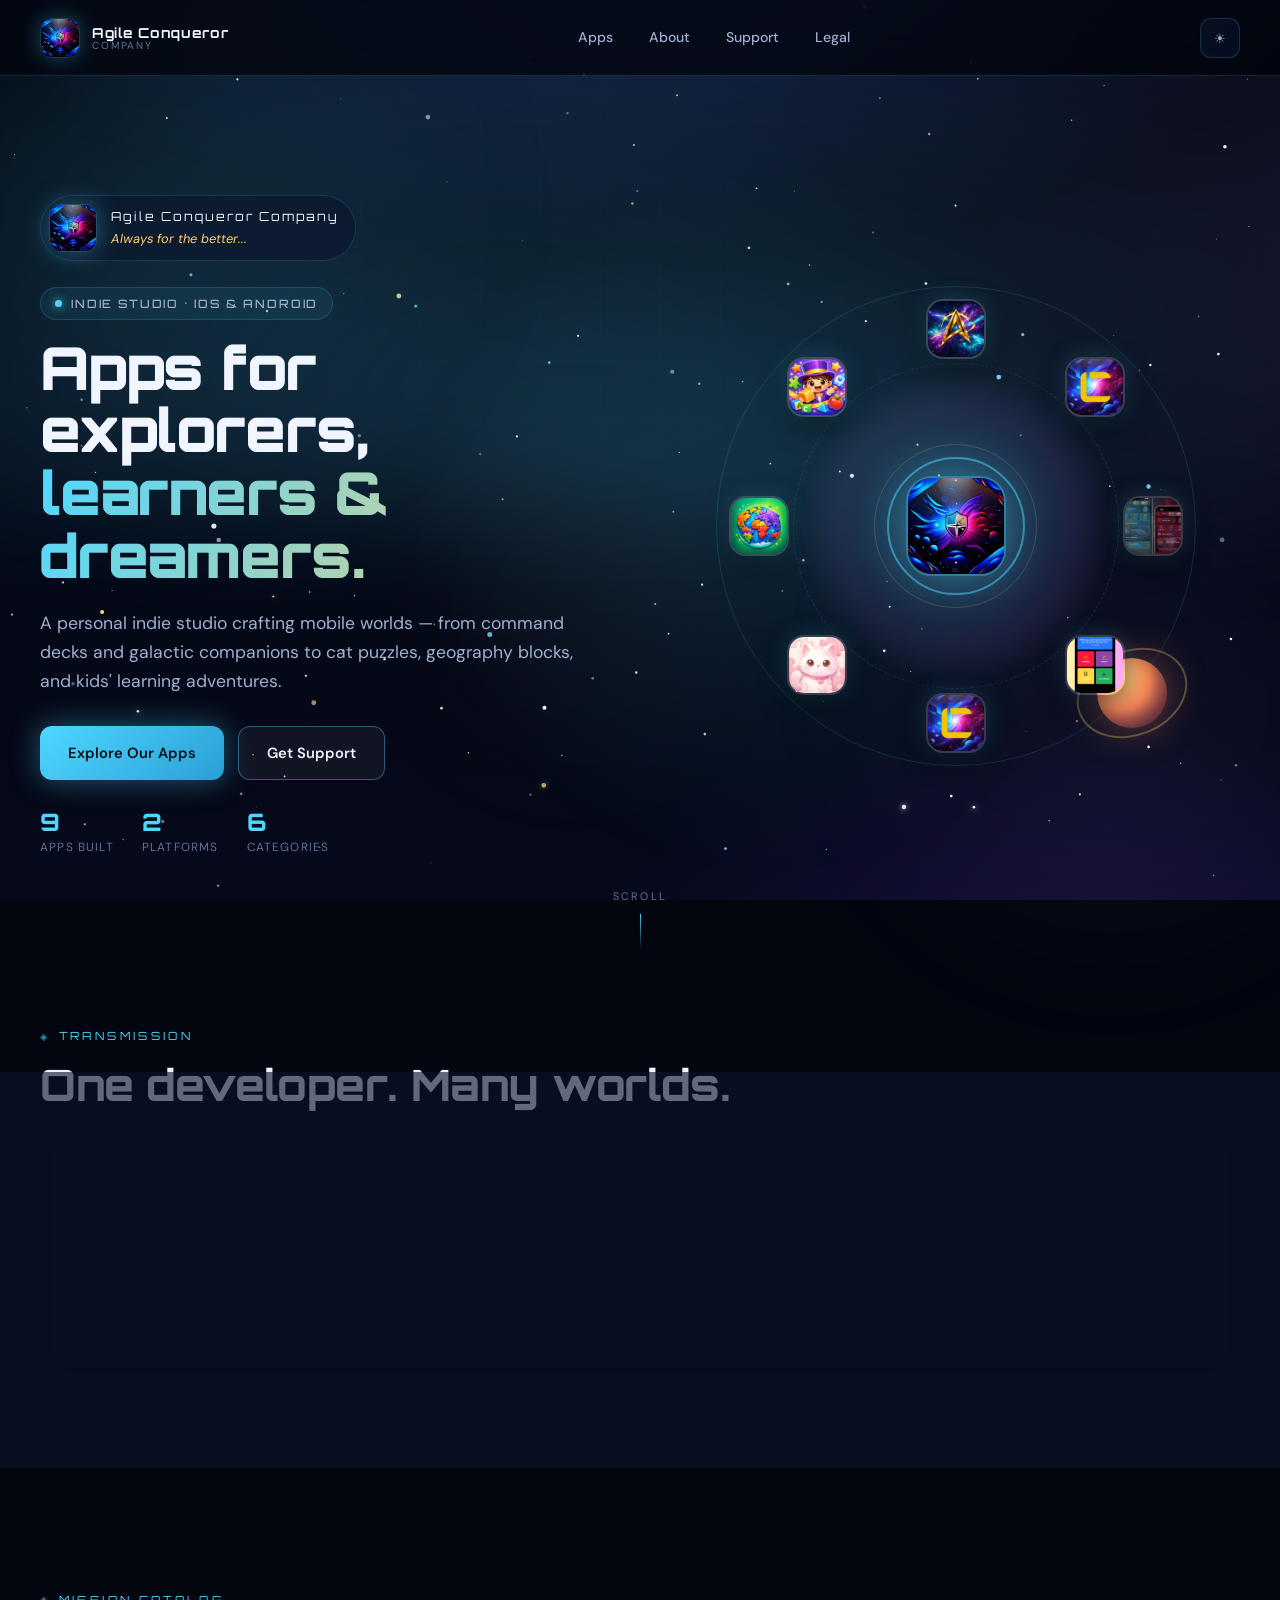
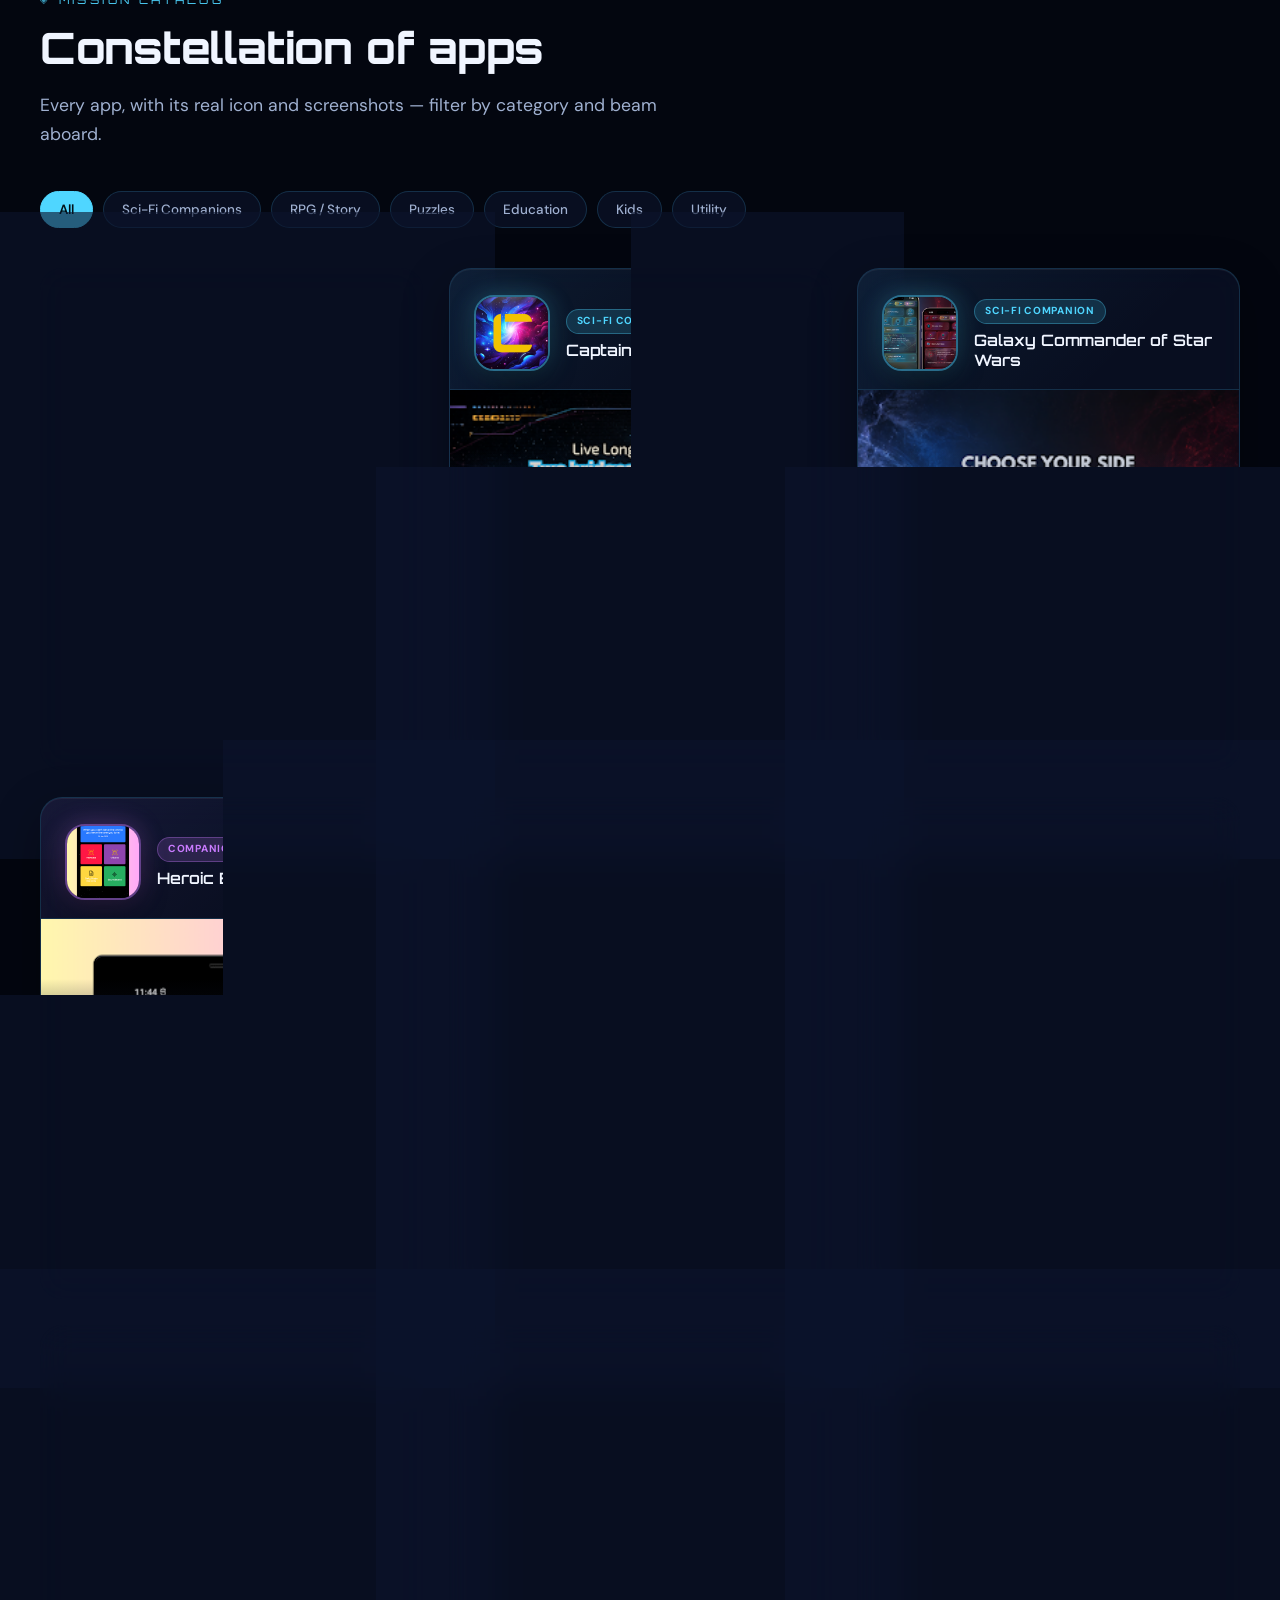
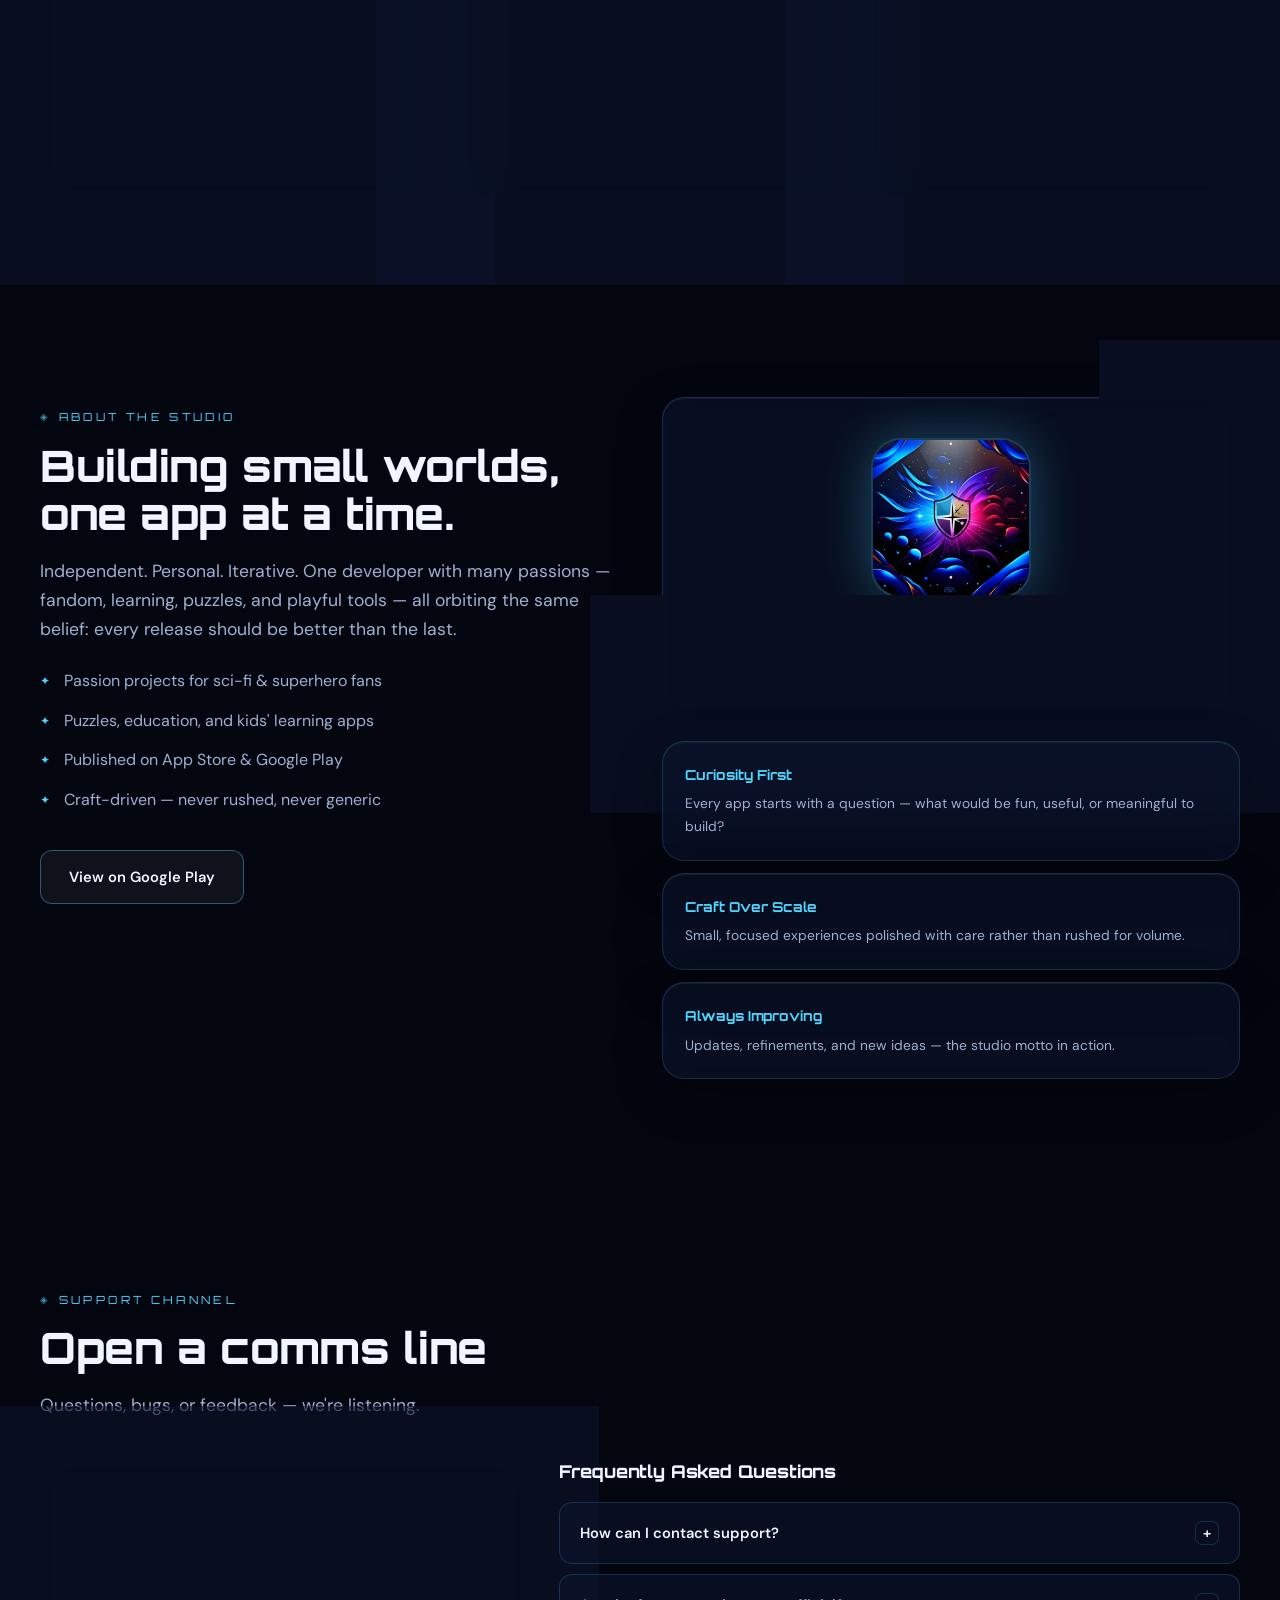
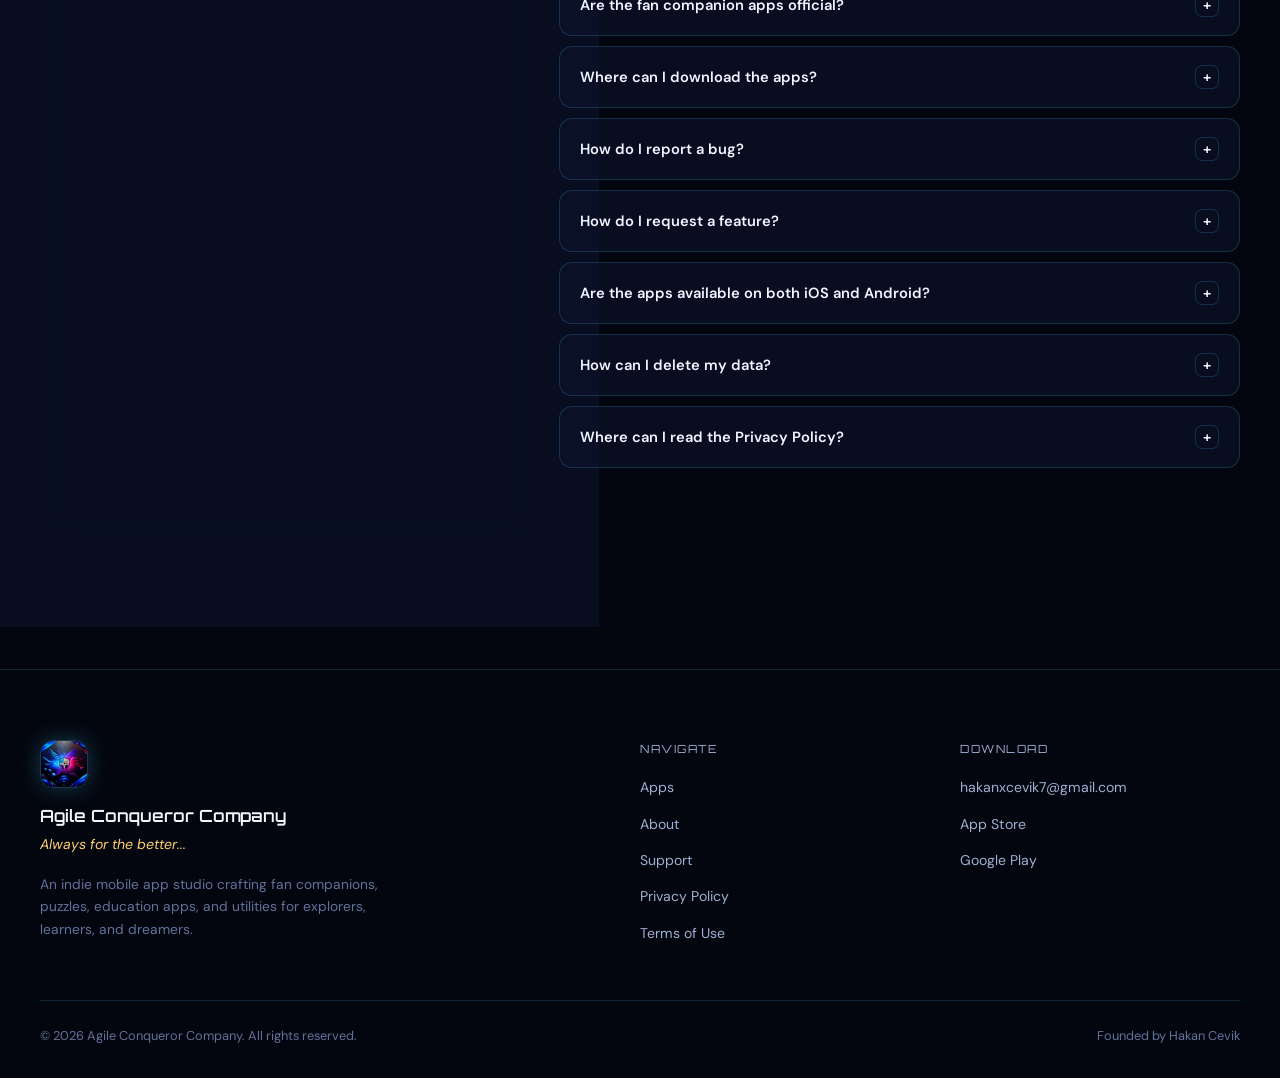
<file: index.html>
<!DOCTYPE html>
<html lang="en" class="no-js">
<head>
  <script>document.documentElement.className = document.documentElement.className.replace("no-js", "js");</script>
  <meta charset="UTF-8" />
  <meta name="viewport" content="width=device-width, initial-scale=1.0" />
  <title>Agile Conqueror Company — Indie Mobile App Studio</title>
  <meta name="description" content="Agile Conqueror Company is an indie mobile app studio building fan companions, sci-fi RPG experiences, puzzle games, kids' learning apps, and utilities." />
  <meta name="author" content="Agile Conqueror Company" />
  <meta property="og:type" content="website" />
  <meta property="og:title" content="Agile Conqueror Company — Indie Mobile App Studio" />
  <meta property="og:description" content="Apps for explorers, learners, and dreamers. Fan companions, puzzles, education, and sci-fi RPG experiences." />
  <meta property="og:url" content="https://cevik10.github.io/" />
  <meta property="og:image" content="https://cevik10.github.io/assets/images/studio/logo.png" />
  <meta name="twitter:card" content="summary_large_image" />
  <meta name="twitter:title" content="Agile Conqueror Company" />
  <meta name="twitter:description" content="Indie mobile app studio — Always for the better..." />
  <meta name="twitter:image" content="https://cevik10.github.io/assets/images/studio/logo.png" />
  <link rel="icon" id="dynamic-favicon" href="assets/images/studio/logo.png" />
  <link rel="preconnect" href="https://fonts.googleapis.com" />
  <link rel="preconnect" href="https://fonts.gstatic.com" crossorigin />
  <link rel="stylesheet" href="https://fonts.googleapis.com/css2?family=DM+Sans:ital,opsz,wght@0,9..40,400;0,9..40,500;0,9..40,600;0,9..40,700&family=Orbitron:wght@500;600;700;800;900&display=swap" />
  <link rel="stylesheet" href="css/styles.css?v=4" />
</head>
<body>
  <div class="cosmos" aria-hidden="true"></div>
  <canvas id="star-canvas" aria-hidden="true"></canvas>
  <div class="nebula nebula-1" aria-hidden="true"></div>
  <div class="nebula nebula-2" aria-hidden="true"></div>
  <div class="nebula nebula-3" aria-hidden="true"></div>
  <div class="grid-overlay" aria-hidden="true"></div>

  <a class="skip-link" href="#main">Skip to content</a>

  <header class="site-header">
    <div class="container nav-inner">
      <a class="brand" href="/" aria-label="Agile Conqueror Company home">
        <img class="brand-logo" data-studio-logo src="assets/images/studio/logo.png" alt="" width="40" height="40" />
        <span class="brand-text">
          <span class="brand-name">Agile Conqueror</span>
          <span class="brand-sub">Company</span>
        </span>
      </a>

      <nav aria-label="Main navigation">
        <ul class="nav-links">
          <li><a href="#apps">Apps</a></li>
          <li><a href="#about">About</a></li>
          <li><a href="#support">Support</a></li>
          <li><a href="privacy.html">Legal</a></li>
        </ul>
      </nav>

      <div class="nav-actions">
        <button class="icon-btn theme-toggle" type="button" aria-label="Toggle light mode" title="Toggle theme">
          <span aria-hidden="true">☀</span>
        </button>
        <button class="icon-btn menu-toggle" type="button" aria-label="Open menu" aria-expanded="false">
          <span aria-hidden="true">☰</span>
        </button>
      </div>
    </div>
  </header>

  <main id="main">
    <section class="hero" aria-labelledby="hero-title">
      <div class="hero-aurora" aria-hidden="true"></div>
      <div class="hero-glow" aria-hidden="true"></div>

      <div class="container hero-layout">
        <div class="hero-copy reveal">
          <div class="hero-studio-badge">
            <img data-studio-logo src="assets/images/studio/logo.png" alt="" width="48" height="48" />
            <div>
              <p class="hero-tagline">Agile Conqueror Company</p>
              <p class="hero-motto-inline">Always for the better...</p>
            </div>
          </div>
          <p class="hero-eyebrow"><span class="hero-eyebrow-dot"></span> Indie Studio · iOS &amp; Android</p>
          <h1 id="hero-title" class="hero-title">
            <span class="hero-title-line">Apps for explorers,</span>
            <span class="hero-title-line accent">learners &amp; dreamers.</span>
          </h1>
          <p class="hero-subtitle">A personal indie studio crafting mobile worlds — from command decks and galactic companions to cat puzzles, geography blocks, and kids' learning adventures.</p>
          <div class="hero-cta">
            <a class="btn btn-primary" href="#apps">Explore Our Apps</a>
            <a class="btn btn-secondary" href="#support">Get Support</a>
          </div>
          <div class="hero-stats">
            <div class="hero-stat">
              <span class="hero-stat-num" id="stat-apps">9</span>
              <span class="hero-stat-label">Apps Built</span>
            </div>
            <div class="hero-stat">
              <span class="hero-stat-num">2</span>
              <span class="hero-stat-label">Platforms</span>
            </div>
            <div class="hero-stat">
              <span class="hero-stat-num">6</span>
              <span class="hero-stat-label">Categories</span>
            </div>
          </div>
        </div>

        <div class="hero-orbit-stage reveal" data-delay="1" aria-hidden="true">
          <div class="orbit-halo"></div>
          <div class="orbit-rings">
            <div class="orbit-ring-outer"></div>
            <div class="orbit-ring-mid"></div>
            <div class="orbit-ring-inner"></div>
          </div>
          <div class="orbit-planet"></div>
          <div class="orbit-core">
            <img data-studio-logo src="assets/images/studio/logo.png" alt="" width="100" height="100" />
            <div class="orbit-core-pulse"></div>
            <div class="orbit-core-pulse orbit-core-pulse--2"></div>
          </div>
          <div class="orbit-ring" id="orbit-ring"></div>
        </div>
      </div>

      <div class="scroll-cue" aria-hidden="true">
        <span>Scroll</span>
        <span class="scroll-cue-line"></span>
      </div>
    </section>

    <section class="section section--tight" aria-labelledby="story-title">
      <div class="container reveal">
        <p class="section-label">Transmission</p>
        <h2 id="story-title" class="section-title">One developer. Many worlds.</h2>
        <div class="panel story-panel">
          <img class="story-orb" data-studio-logo src="assets/images/studio/logo.png" alt="Agile Conqueror Company" loading="lazy" />
          <div class="story-text">
            <p>Agile Conqueror Company is an indie mobile app studio built around curiosity, craft, and the joy of creating small digital worlds. From sci-fi companion tools and interactive RPG ideas to cat quizzes, geography puzzles, kids' learning, and everyday utilities — every app is made with the same goal: to become a little better with every release.</p>
            <p>This isn't a corporate fleet. It's a personal workshop at the edge of the final frontier — serious enough for command-deck companions, warm enough for cats and kids, and handcrafted with care.</p>
          </div>
        </div>
      </div>
    </section>

    <section class="section" id="apps" aria-labelledby="apps-title">
      <div class="container reveal">
        <p class="section-label">Mission Catalog</p>
        <h2 id="apps-title" class="section-title">Constellation of apps</h2>
        <p class="section-lead">Every app, with its real icon and screenshots — filter by category and beam aboard.</p>
        <div class="filter-bar" id="filter-bar" role="toolbar" aria-label="Filter apps by category"></div>
        <div class="apps-grid" id="apps-grid"></div>
      </div>
    </section>

    <section class="section" id="about" aria-labelledby="about-title">
      <div class="container">
        <div class="about-grid">
          <div class="reveal">
            <p class="section-label">About the Studio</p>
            <h2 id="about-title" class="section-title">Building small worlds, one app at a time.</h2>
            <p class="section-lead" style="margin-bottom: 0;">Independent. Personal. Iterative. One developer with many passions — fandom, learning, puzzles, and playful tools — all orbiting the same belief: every release should be better than the last.</p>
            <ul class="about-list">
              <li>Passion projects for sci-fi & superhero fans</li>
              <li>Puzzles, education, and kids' learning apps</li>
              <li>Published on App Store & Google Play</li>
              <li>Craft-driven — never rushed, never generic</li>
            </ul>
            <a class="btn btn-secondary" href="https://play.google.com/store/apps/dev?id=5496923901044457269" target="_blank" rel="noopener noreferrer" style="margin-top: 24px;">View on Google Play</a>
          </div>
          <div class="about-visual reveal">
            <div class="panel about-logo-panel">
              <img data-studio-logo src="assets/images/studio/logo.png" alt="Agile Conqueror Company" width="160" height="160" loading="lazy" />
              <p class="about-logo-caption">Agile Conqueror Company</p>
              <p class="footer-tagline">Always for the better...</p>
            </div>
            <div class="values-grid">
              <div class="panel value-card">
                <h3>Curiosity First</h3>
                <p>Every app starts with a question — what would be fun, useful, or meaningful to build?</p>
              </div>
              <div class="panel value-card">
                <h3>Craft Over Scale</h3>
                <p>Small, focused experiences polished with care rather than rushed for volume.</p>
              </div>
              <div class="panel value-card">
                <h3>Always Improving</h3>
                <p>Updates, refinements, and new ideas — the studio motto in action.</p>
              </div>
            </div>
          </div>
        </div>
      </div>
    </section>

    <section class="section" id="support" aria-labelledby="support-title">
      <div class="container">
        <p class="section-label reveal">Support Channel</p>
        <h2 id="support-title" class="section-title reveal">Open a comms line</h2>
        <p class="section-lead reveal">Questions, bugs, or feedback — we're listening.</p>

        <div class="support-grid">
          <div class="panel contact-card reveal">
            <img data-studio-logo src="assets/images/studio/logo.png" alt="" width="64" height="64" style="border-radius: 16px; margin-bottom: 16px;" />
            <h3 class="section-title" style="font-size: 1.25rem; margin-bottom: 12px;">Contact Support</h3>
            <a class="contact-email" href="mailto:hakanxcevik7@gmail.com">hakanxcevik7@gmail.com</a>
            <p class="contact-hint">Include your app name, device, and OS version for faster help.</p>
            <div class="support-apps" id="support-apps" aria-label="Quick links to apps"></div>
          </div>
          <div class="reveal">
            <h3 class="section-title" style="font-size: 1.1rem; margin-bottom: 20px;">Frequently Asked Questions</h3>
            <div class="faq-list" id="faq-list"></div>
          </div>
        </div>
      </div>
    </section>
  </main>

  <footer class="site-footer">
    <div class="container">
      <div class="footer-grid">
        <div class="footer-brand-col">
          <img data-studio-logo src="assets/images/studio/logo.png" alt="" width="48" height="48" class="footer-logo" />
          <p class="footer-brand">Agile Conqueror Company</p>
          <p class="footer-tagline">Always for the better...</p>
          <p class="footer-text">An indie mobile app studio crafting fan companions, puzzles, education apps, and utilities for explorers, learners, and dreamers.</p>
        </div>
        <div>
          <p class="footer-heading">Navigate</p>
          <ul class="footer-links">
            <li><a href="#apps">Apps</a></li>
            <li><a href="#about">About</a></li>
            <li><a href="#support">Support</a></li>
            <li><a href="privacy.html">Privacy Policy</a></li>
            <li><a href="terms.html">Terms of Use</a></li>
          </ul>
        </div>
        <div>
          <p class="footer-heading">Download</p>
          <ul class="footer-links">
            <li><a href="mailto:hakanxcevik7@gmail.com">hakanxcevik7@gmail.com</a></li>
            <li><a href="https://apps.apple.com/us/developer/hakan-cevik/id1852694895" target="_blank" rel="noopener noreferrer">App Store</a></li>
            <li><a href="https://play.google.com/store/apps/dev?id=5496923901044457269" target="_blank" rel="noopener noreferrer">Google Play</a></li>
          </ul>
        </div>
      </div>
      <div class="footer-bottom">
        <span>© 2026 Agile Conqueror Company. All rights reserved.</span>
        <span>Founded by Hakan Cevik</span>
      </div>
    </div>
  </footer>

  <script src="js/apps.js?v=4"></script>
  <script src="js/main.js?v=4"></script>
</body>
</html>
</file>
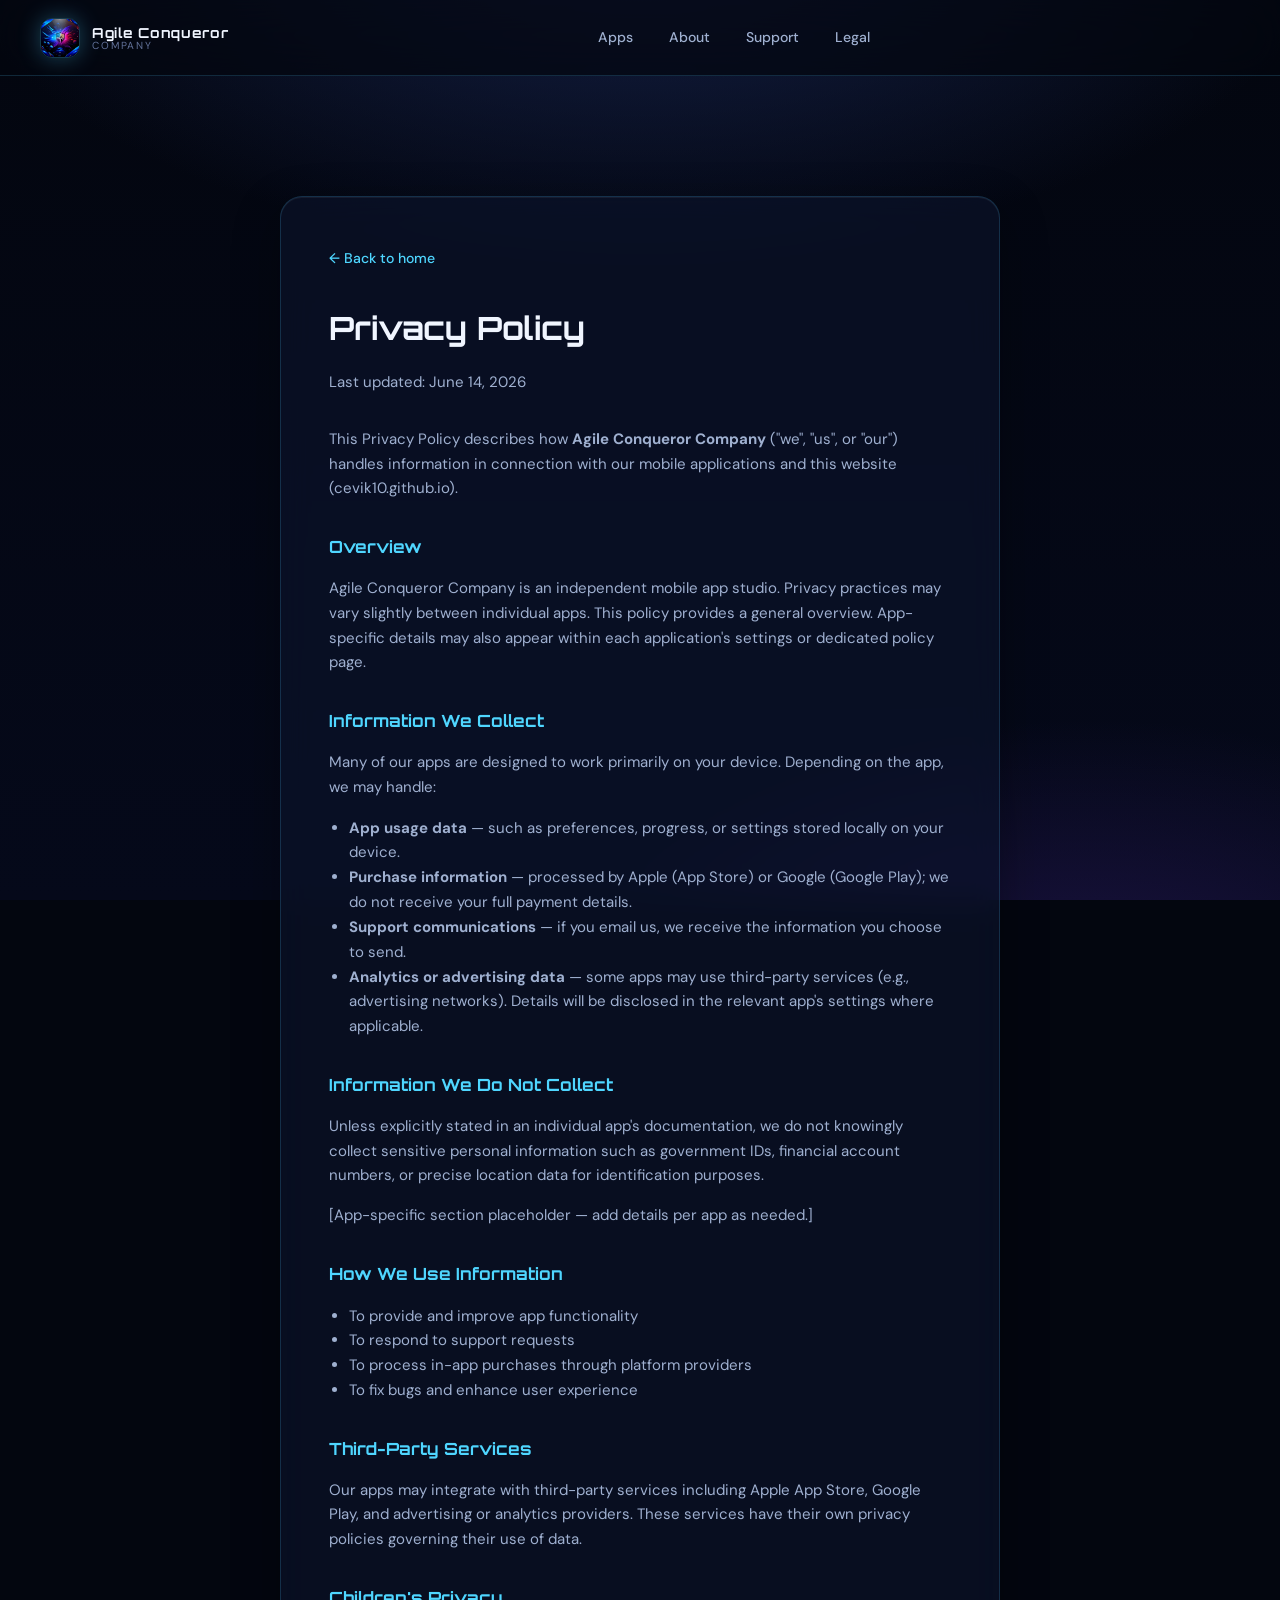
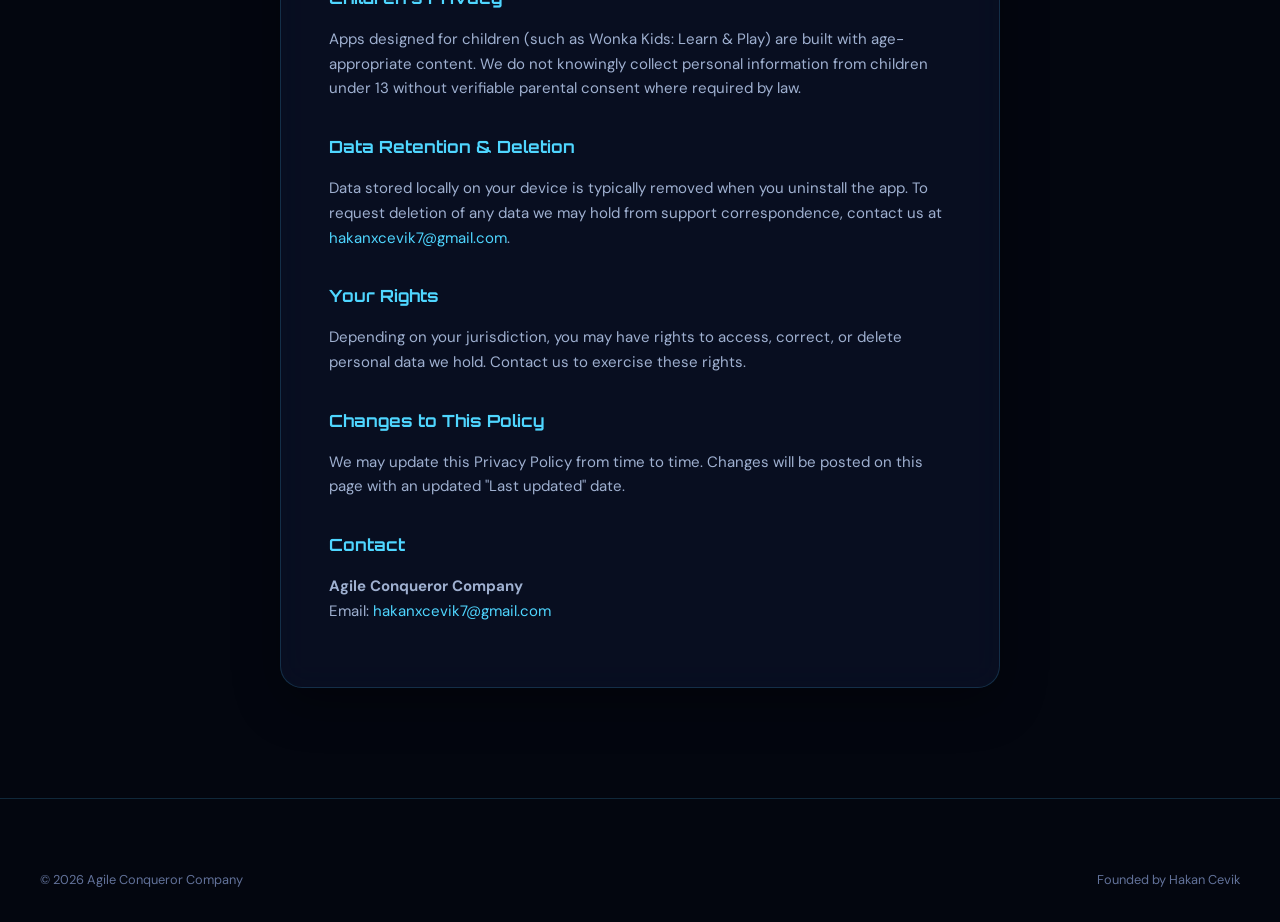
<file: privacy.html>
<!DOCTYPE html>
<html lang="en" class="no-js">
<head>
  <script>document.documentElement.className = document.documentElement.className.replace("no-js", "js");</script>
  <meta charset="UTF-8" />
  <meta name="viewport" content="width=device-width, initial-scale=1.0" />
  <title>Privacy Policy — Agile Conqueror Company</title>
  <meta name="description" content="Privacy Policy for Agile Conqueror Company mobile applications and website." />
  <meta name="robots" content="index, follow" />
  <link rel="icon" href="assets/images/studio/logo.png" />
  <link rel="preconnect" href="https://fonts.googleapis.com" />
  <link rel="preconnect" href="https://fonts.gstatic.com" crossorigin />
  <link rel="stylesheet" href="https://fonts.googleapis.com/css2?family=DM+Sans:ital,opsz,wght@0,9..40,400;0,9..40,500;0,9..40,600;0,9..40,700&family=Orbitron:wght@500;600;700;800;900&display=swap" />
  <link rel="stylesheet" href="css/styles.css?v=4" />
</head>
<body>
  <div class="cosmos" aria-hidden="true"><div class="starfield"></div></div>

  <header class="site-header">
    <div class="container nav-inner">
      <a class="brand" href="index.html" aria-label="Agile Conqueror Company home">
        <img class="brand-logo" src="assets/images/studio/logo.png" alt="" width="40" height="40" />
        <span class="brand-text"><span class="brand-name">Agile Conqueror</span><span class="brand-sub">Company</span></span>
      </a>
      <nav aria-label="Main navigation">
        <ul class="nav-links">
          <li><a href="index.html#apps">Apps</a></li>
          <li><a href="index.html#about">About</a></li>
          <li><a href="index.html#support">Support</a></li>
          <li><a href="privacy.html" aria-current="page">Legal</a></li>
        </ul>
      </nav>
      <div class="nav-actions">
        <button class="icon-btn menu-toggle" type="button" aria-label="Open menu" aria-expanded="false">
          <span aria-hidden="true">☰</span>
        </button>
      </div>
    </div>
  </header>

  <main class="legal-page">
    <div class="container">
      <article class="panel legal-content">
        <a class="back-link" href="index.html">← Back to home</a>
        <h1>Privacy Policy</h1>
        <p class="legal-meta">Last updated: June 14, 2026</p>

        <p>This Privacy Policy describes how <strong>Agile Conqueror Company</strong> ("we", "us", or "our") handles information in connection with our mobile applications and this website (cevik10.github.io).</p>

        <h2>Overview</h2>
        <p>Agile Conqueror Company is an independent mobile app studio. Privacy practices may vary slightly between individual apps. This policy provides a general overview. App-specific details may also appear within each application's settings or dedicated policy page.</p>

        <h2>Information We Collect</h2>
        <p>Many of our apps are designed to work primarily on your device. Depending on the app, we may handle:</p>
        <ul>
          <li><strong>App usage data</strong> — such as preferences, progress, or settings stored locally on your device.</li>
          <li><strong>Purchase information</strong> — processed by Apple (App Store) or Google (Google Play); we do not receive your full payment details.</li>
          <li><strong>Support communications</strong> — if you email us, we receive the information you choose to send.</li>
          <li><strong>Analytics or advertising data</strong> — some apps may use third-party services (e.g., advertising networks). Details will be disclosed in the relevant app's settings where applicable.</li>
        </ul>

        <h2>Information We Do Not Collect</h2>
        <p>Unless explicitly stated in an individual app's documentation, we do not knowingly collect sensitive personal information such as government IDs, financial account numbers, or precise location data for identification purposes.</p>
        <p>[App-specific section placeholder — add details per app as needed.]</p>

        <h2>How We Use Information</h2>
        <ul>
          <li>To provide and improve app functionality</li>
          <li>To respond to support requests</li>
          <li>To process in-app purchases through platform providers</li>
          <li>To fix bugs and enhance user experience</li>
        </ul>

        <h2>Third-Party Services</h2>
        <p>Our apps may integrate with third-party services including Apple App Store, Google Play, and advertising or analytics providers. These services have their own privacy policies governing their use of data.</p>

        <h2>Children's Privacy</h2>
        <p>Apps designed for children (such as Wonka Kids: Learn & Play) are built with age-appropriate content. We do not knowingly collect personal information from children under 13 without verifiable parental consent where required by law.</p>

        <h2>Data Retention & Deletion</h2>
        <p>Data stored locally on your device is typically removed when you uninstall the app. To request deletion of any data we may hold from support correspondence, contact us at <a href="mailto:hakanxcevik7@gmail.com">hakanxcevik7@gmail.com</a>.</p>

        <h2>Your Rights</h2>
        <p>Depending on your jurisdiction, you may have rights to access, correct, or delete personal data we hold. Contact us to exercise these rights.</p>

        <h2>Changes to This Policy</h2>
        <p>We may update this Privacy Policy from time to time. Changes will be posted on this page with an updated "Last updated" date.</p>

        <h2>Contact</h2>
        <p>
          <strong>Agile Conqueror Company</strong><br />
          Email: <a href="mailto:hakanxcevik7@gmail.com">hakanxcevik7@gmail.com</a>
        </p>
      </article>
    </div>
  </main>

  <footer class="site-footer">
    <div class="container footer-bottom" style="border-top: none; padding-top: 0;">
      <span>© 2026 Agile Conqueror Company</span>
      <span>Founded by Hakan Cevik</span>
    </div>
  </footer>

  <script src="js/main.js?v=4"></script>
</body>
</html>
</file>
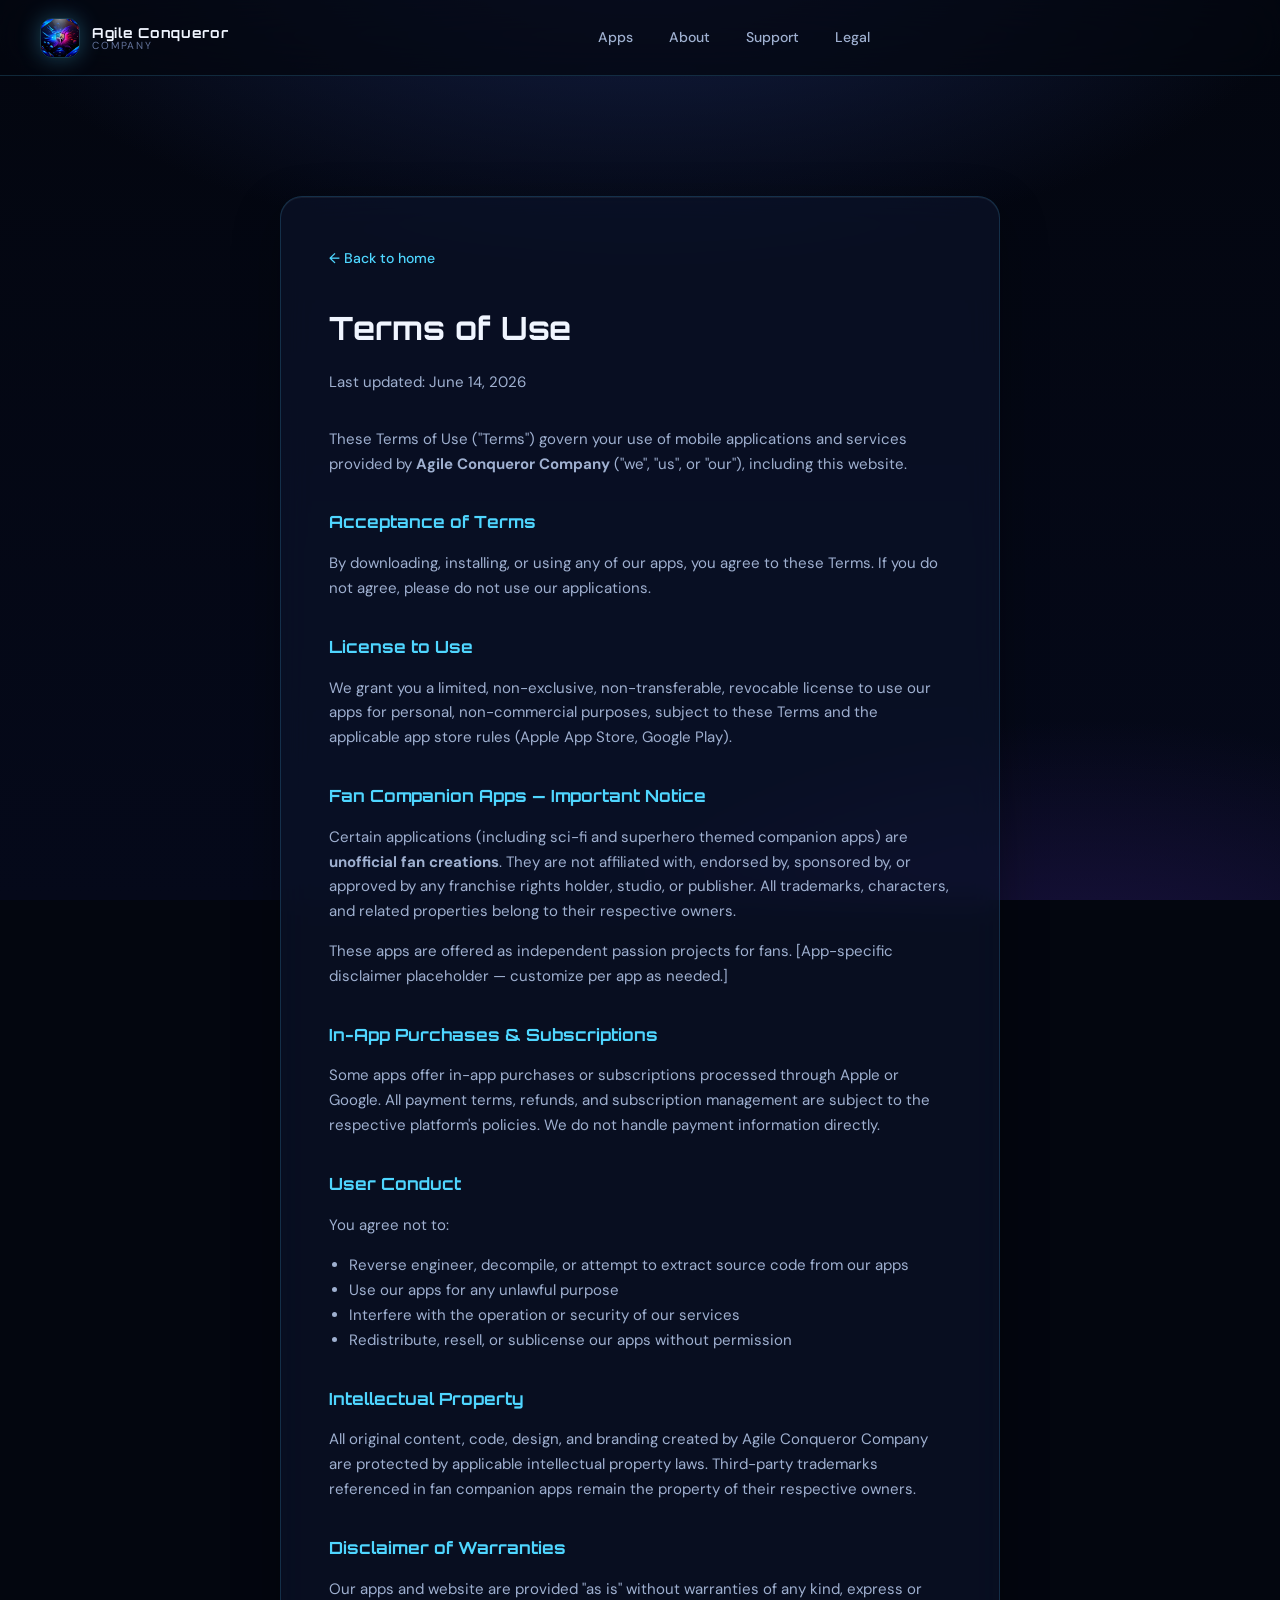
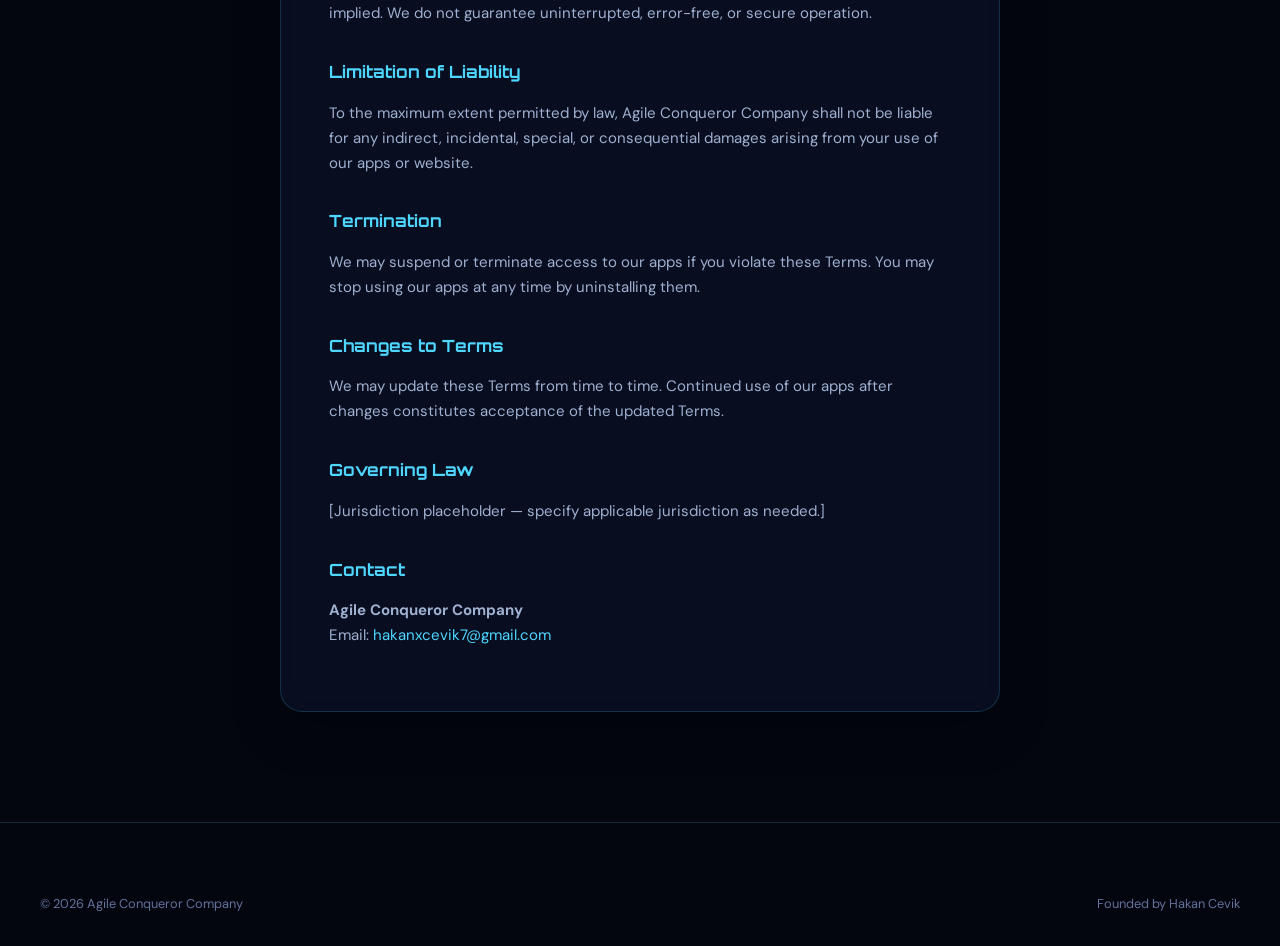
<file: terms.html>
<!DOCTYPE html>
<html lang="en" class="no-js">
<head>
  <script>document.documentElement.className = document.documentElement.className.replace("no-js", "js");</script>
  <meta charset="UTF-8" />
  <meta name="viewport" content="width=device-width, initial-scale=1.0" />
  <title>Terms of Use — Agile Conqueror Company</title>
  <meta name="description" content="Terms of Use for Agile Conqueror Company mobile applications and website." />
  <meta name="robots" content="index, follow" />
  <link rel="icon" href="assets/images/studio/logo.png" />
  <link rel="preconnect" href="https://fonts.googleapis.com" />
  <link rel="preconnect" href="https://fonts.gstatic.com" crossorigin />
  <link rel="stylesheet" href="https://fonts.googleapis.com/css2?family=DM+Sans:ital,opsz,wght@0,9..40,400;0,9..40,500;0,9..40,600;0,9..40,700&family=Orbitron:wght@500;600;700;800;900&display=swap" />
  <link rel="stylesheet" href="css/styles.css?v=4" />
</head>
<body>
  <div class="cosmos" aria-hidden="true"><div class="starfield"></div></div>

  <header class="site-header">
    <div class="container nav-inner">
      <a class="brand" href="index.html" aria-label="Agile Conqueror Company home">
        <img class="brand-logo" src="assets/images/studio/logo.png" alt="" width="40" height="40" />
        <span class="brand-text"><span class="brand-name">Agile Conqueror</span><span class="brand-sub">Company</span></span>
      </a>
      <nav aria-label="Main navigation">
        <ul class="nav-links">
          <li><a href="index.html#apps">Apps</a></li>
          <li><a href="index.html#about">About</a></li>
          <li><a href="index.html#support">Support</a></li>
          <li><a href="terms.html" aria-current="page">Legal</a></li>
        </ul>
      </nav>
      <div class="nav-actions">
        <button class="icon-btn menu-toggle" type="button" aria-label="Open menu" aria-expanded="false">
          <span aria-hidden="true">☰</span>
        </button>
      </div>
    </div>
  </header>

  <main class="legal-page">
    <div class="container">
      <article class="panel legal-content">
        <a class="back-link" href="index.html">← Back to home</a>
        <h1>Terms of Use</h1>
        <p class="legal-meta">Last updated: June 14, 2026</p>

        <p>These Terms of Use ("Terms") govern your use of mobile applications and services provided by <strong>Agile Conqueror Company</strong> ("we", "us", or "our"), including this website.</p>

        <h2>Acceptance of Terms</h2>
        <p>By downloading, installing, or using any of our apps, you agree to these Terms. If you do not agree, please do not use our applications.</p>

        <h2>License to Use</h2>
        <p>We grant you a limited, non-exclusive, non-transferable, revocable license to use our apps for personal, non-commercial purposes, subject to these Terms and the applicable app store rules (Apple App Store, Google Play).</p>

        <h2>Fan Companion Apps — Important Notice</h2>
        <p>Certain applications (including sci-fi and superhero themed companion apps) are <strong>unofficial fan creations</strong>. They are not affiliated with, endorsed by, sponsored by, or approved by any franchise rights holder, studio, or publisher. All trademarks, characters, and related properties belong to their respective owners.</p>
        <p>These apps are offered as independent passion projects for fans. [App-specific disclaimer placeholder — customize per app as needed.]</p>

        <h2>In-App Purchases & Subscriptions</h2>
        <p>Some apps offer in-app purchases or subscriptions processed through Apple or Google. All payment terms, refunds, and subscription management are subject to the respective platform's policies. We do not handle payment information directly.</p>

        <h2>User Conduct</h2>
        <p>You agree not to:</p>
        <ul>
          <li>Reverse engineer, decompile, or attempt to extract source code from our apps</li>
          <li>Use our apps for any unlawful purpose</li>
          <li>Interfere with the operation or security of our services</li>
          <li>Redistribute, resell, or sublicense our apps without permission</li>
        </ul>

        <h2>Intellectual Property</h2>
        <p>All original content, code, design, and branding created by Agile Conqueror Company are protected by applicable intellectual property laws. Third-party trademarks referenced in fan companion apps remain the property of their respective owners.</p>

        <h2>Disclaimer of Warranties</h2>
        <p>Our apps and website are provided "as is" without warranties of any kind, express or implied. We do not guarantee uninterrupted, error-free, or secure operation.</p>

        <h2>Limitation of Liability</h2>
        <p>To the maximum extent permitted by law, Agile Conqueror Company shall not be liable for any indirect, incidental, special, or consequential damages arising from your use of our apps or website.</p>

        <h2>Termination</h2>
        <p>We may suspend or terminate access to our apps if you violate these Terms. You may stop using our apps at any time by uninstalling them.</p>

        <h2>Changes to Terms</h2>
        <p>We may update these Terms from time to time. Continued use of our apps after changes constitutes acceptance of the updated Terms.</p>

        <h2>Governing Law</h2>
        <p>[Jurisdiction placeholder — specify applicable jurisdiction as needed.]</p>

        <h2>Contact</h2>
        <p>
          <strong>Agile Conqueror Company</strong><br />
          Email: <a href="mailto:hakanxcevik7@gmail.com">hakanxcevik7@gmail.com</a>
        </p>
      </article>
    </div>
  </main>

  <footer class="site-footer">
    <div class="container footer-bottom" style="border-top: none; padding-top: 0;">
      <span>© 2026 Agile Conqueror Company</span>
      <span>Founded by Hakan Cevik</span>
    </div>
  </footer>

  <script src="js/main.js?v=4"></script>
</body>
</html>
</file>
<file: css/styles.css>
/* Agile Conqueror Company — Constellation Craft v3 (Deep Space) */
/* Fonts are loaded via <link> in the HTML <head> for reliability. */

:root {
  --bg-deep: #03060f;
  --bg-space: #070d1f;
  --bg-panel: rgba(12, 20, 44, 0.62);
  --bg-panel-solid: rgba(10, 16, 36, 0.92);
  --text-primary: #f0f5ff;
  --text-secondary: #9fb0d0;
  --text-muted: #62729a;
  --border-glow: rgba(80, 200, 255, 0.18);
  --border-strong: rgba(80, 200, 255, 0.4);
  --focus-ring: #4fd6ff;

  --sci-fi: #4fd6ff;
  --sci-fi-gold: #ffd071;
  --rpg: #a78bfa;
  --rpg-gold: #f0c45a;
  --companion: #c97bff;
  --puzzle-coral: #ff7a6b;
  --puzzle-blue: #45e8d8;
  --education-amber: #ffb84d;
  --education-sage: #93dd52;
  --kids-pink: #ff9ed8;
  --kids-mint: #74ffc9;
  --utility-silver: #aab8d4;
  --utility-blue: #69b4ff;

  --font-heading: "Orbitron", "Trebuchet MS", system-ui, sans-serif;
  --font-body: "DM Sans", system-ui, -apple-system, "Segoe UI", sans-serif;
  --radius-panel: 22px;
  --radius-btn: 12px;
  --nav-height: 76px;
  --max-width: 1200px;
  --transition: 0.3s cubic-bezier(0.4, 0, 0.2, 1);
}

*, *::before, *::after { box-sizing: border-box; }
html { scroll-behavior: smooth; }

body {
  margin: 0;
  font-family: var(--font-body);
  font-size: 1rem;
  line-height: 1.65;
  color: var(--text-primary);
  background: var(--bg-deep);
  min-height: 100vh;
  overflow-x: hidden;
}

body.light-mode {
  --bg-deep: #eaf0fb;
  --bg-space: #d7e1f2;
  --bg-panel: rgba(255, 255, 255, 0.7);
  --bg-panel-solid: rgba(255, 255, 255, 0.95);
  --text-primary: #0a1228;
  --text-secondary: #3a4c6c;
  --text-muted: #5a6b88;
  --border-glow: rgba(20, 120, 200, 0.22);
  --border-strong: rgba(20, 120, 200, 0.4);
}

img { max-width: 100%; height: auto; display: block; }
a { color: var(--sci-fi); text-decoration: none; transition: color var(--transition); }
a:hover { color: var(--sci-fi-gold); }

.skip-link {
  position: absolute; top: -100px; left: 16px; z-index: 10000;
  padding: 10px 16px; background: var(--sci-fi); color: var(--bg-deep);
  border-radius: 8px; font-weight: 600;
}
.skip-link:focus { top: 16px; }

/* ===== Cosmic background ===== */
.cosmos {
  position: fixed; inset: 0; z-index: -3; overflow: hidden;
  background:
    radial-gradient(ellipse 100% 70% at 50% -10%, #16234d 0%, transparent 55%),
    radial-gradient(ellipse 80% 60% at 85% 110%, #1a1240 0%, transparent 50%),
    linear-gradient(180deg, var(--bg-deep) 0%, #05091a 100%);
}
body.light-mode .cosmos {
  background:
    radial-gradient(ellipse 100% 70% at 50% -10%, #c3d4f5 0%, transparent 55%),
    linear-gradient(180deg, var(--bg-deep) 0%, #d7e1f2 100%);
}

#star-canvas {
  position: fixed; inset: 0; z-index: -2; width: 100%; height: 100%;
  pointer-events: none;
}
body.light-mode #star-canvas { opacity: 0.35; }

.nebula {
  position: fixed; border-radius: 50%; filter: blur(90px); z-index: -2;
  opacity: 0.5; animation: nebula-drift 28s ease-in-out infinite alternate;
}
.nebula-1 { width: 50vw; height: 50vw; top: -12%; left: -12%; background: radial-gradient(circle, rgba(79,214,255,.22), transparent 70%); }
.nebula-2 { width: 42vw; height: 42vw; bottom: -8%; right: -8%; background: radial-gradient(circle, rgba(167,139,250,.2), transparent 70%); animation-delay: -9s; }
.nebula-3 { width: 30vw; height: 30vw; top: 45%; left: 30%; background: radial-gradient(circle, rgba(255,208,113,.1), transparent 70%); animation-delay: -16s; }
body.light-mode .nebula { opacity: 0.3; }

@keyframes nebula-drift { to { transform: translate(40px, -25px) scale(1.08); } }

.grid-overlay {
  position: fixed; inset: 0; z-index: -2; pointer-events: none; opacity: 0.04;
  background-image:
    linear-gradient(rgba(79,214,255,.5) 1px, transparent 1px),
    linear-gradient(90deg, rgba(79,214,255,.5) 1px, transparent 1px);
  background-size: 60px 60px;
  mask-image: radial-gradient(ellipse 80% 80% at 50% 30%, #000 0%, transparent 75%);
  -webkit-mask-image: radial-gradient(ellipse 80% 80% at 50% 30%, #000 0%, transparent 75%);
}

.container { width: min(100% - 40px, var(--max-width)); margin-inline: auto; }
.section { padding: 100px 0; position: relative; }
.section--tight { padding-top: 40px; }

.section-label {
  display: inline-flex; align-items: center; gap: 8px;
  font-family: var(--font-heading); font-size: 0.7rem;
  letter-spacing: 0.3em; text-transform: uppercase;
  color: var(--sci-fi); margin-bottom: 14px;
}
.section-label::before { content: "◈"; font-size: 0.6rem; opacity: 0.7; }

.section-title {
  font-family: var(--font-heading); font-size: clamp(1.8rem, 4vw, 2.7rem);
  font-weight: 800; line-height: 1.12; margin: 0 0 20px; letter-spacing: -0.01em;
}
.section-lead { font-size: 1.1rem; color: var(--text-secondary); max-width: 620px; margin: 0 0 42px; }

/* ===== Header ===== */
.site-header {
  position: sticky; top: 0; z-index: 1000; height: var(--nav-height);
  background: rgba(3, 6, 15, 0.7); backdrop-filter: blur(20px);
  border-bottom: 1px solid var(--border-glow);
}
body.light-mode .site-header { background: rgba(234, 240, 251, 0.85); }

.nav-inner { display: flex; align-items: center; justify-content: space-between; height: var(--nav-height); gap: 20px; }
.brand { display: flex; align-items: center; gap: 12px; color: var(--text-primary); }
.brand:hover { color: var(--sci-fi); }
.brand-logo { border-radius: 12px; box-shadow: 0 0 22px rgba(79,214,255,.3); border: 1px solid rgba(79,214,255,.25); }
.brand-text { display: flex; flex-direction: column; line-height: 1.1; }
.brand-name { font-family: var(--font-heading); font-size: 0.86rem; font-weight: 700; letter-spacing: 0.05em; }
.brand-sub { font-size: 0.64rem; color: var(--text-muted); letter-spacing: 0.18em; text-transform: uppercase; }

.nav-links { display: flex; align-items: center; gap: 4px; list-style: none; margin: 0; padding: 0; }
.nav-links a {
  display: block; padding: 8px 16px; color: var(--text-secondary);
  font-size: 0.88rem; font-weight: 500; border-radius: 999px;
  transition: color var(--transition), background var(--transition);
}
.nav-links a:hover, .nav-links a:focus-visible { color: var(--text-primary); background: rgba(79,214,255,.1); }

.nav-actions { display: flex; align-items: center; gap: 8px; }
.icon-btn {
  display: grid; place-items: center; width: 40px; height: 40px;
  border: 1px solid var(--border-glow); border-radius: 11px;
  background: var(--bg-panel); color: var(--text-secondary); cursor: pointer;
  transition: all var(--transition);
}
.icon-btn:hover, .icon-btn:focus-visible { border-color: var(--sci-fi); color: var(--sci-fi); outline: none; }
.menu-toggle { display: none; }

/* ===== Panels & buttons ===== */
.panel {
  background: var(--bg-panel); border: 1px solid var(--border-glow);
  border-radius: var(--radius-panel); backdrop-filter: blur(16px);
  box-shadow: inset 0 1px 0 rgba(255,255,255,.06), 0 16px 48px rgba(0,0,0,.32);
  position: relative; overflow: hidden;
}

.btn {
  display: inline-flex; align-items: center; justify-content: center; gap: 8px;
  padding: 14px 28px; font-family: var(--font-body); font-size: 0.92rem; font-weight: 600;
  border-radius: var(--radius-btn); border: none; cursor: pointer;
  transition: transform var(--transition), box-shadow var(--transition); text-decoration: none;
}
.btn:focus-visible { outline: 2px solid var(--focus-ring); outline-offset: 3px; }
.btn-primary {
  background: linear-gradient(135deg, var(--sci-fi), #2a9fd6);
  color: #021016; box-shadow: 0 0 30px rgba(79,214,255,.4);
}
.btn-primary:hover { transform: translateY(-3px); box-shadow: 0 0 44px rgba(79,214,255,.6); color: #021016; }
.btn-secondary { background: rgba(255,255,255,.05); color: var(--text-primary); border: 1px solid var(--border-strong); }
.btn-secondary:hover { border-color: var(--sci-fi); color: var(--sci-fi); transform: translateY(-3px); background: rgba(79,214,255,.08); }
.btn-store {
  padding: 9px 15px; font-size: 0.78rem; border-radius: 10px;
  background: rgba(255,255,255,.05); border: 1px solid var(--border-glow); color: var(--text-primary);
}
.btn-store:hover { border-color: var(--sci-fi); color: var(--sci-fi); transform: translateY(-1px); }
.btn-store.disabled { opacity: .4; pointer-events: none; }

/* ===== Hero ===== */
.hero {
  position: relative; min-height: 100vh; display: flex; align-items: center;
  padding: 60px 0; overflow: hidden;
}
.hero-glow {
  position: absolute; width: 60vw; height: 60vw; max-width: 800px; max-height: 800px;
  top: 50%; left: 60%; transform: translate(-50%, -50%);
  background: radial-gradient(circle, rgba(79,214,255,.12), transparent 65%);
  pointer-events: none; z-index: 0;
}
.hero-aurora {
  position: absolute; top: -20%; left: -10%; right: -10%; height: 70%;
  pointer-events: none; z-index: 0; opacity: 0.55; filter: blur(60px);
  background:
    radial-gradient(40% 60% at 20% 40%, rgba(79,214,255,.35), transparent 70%),
    radial-gradient(35% 55% at 55% 30%, rgba(167,139,250,.28), transparent 70%),
    radial-gradient(40% 60% at 85% 55%, rgba(255,158,216,.2), transparent 70%);
  background-size: 200% 200%;
  animation: aurora 18s ease-in-out infinite alternate;
}
body.light-mode .hero-aurora { opacity: 0.4; }
@keyframes aurora {
  0% { background-position: 0% 50%; transform: translateY(0); }
  100% { background-position: 100% 50%; transform: translateY(20px); }
}

.hero-eyebrow {
  display: inline-flex; align-items: center; gap: 9px;
  font-family: var(--font-heading); font-size: 0.72rem; font-weight: 500;
  letter-spacing: 0.16em; text-transform: uppercase; color: var(--text-secondary);
  margin: 0 0 16px; padding: 6px 14px; border-radius: 999px;
  background: rgba(79,214,255,.07); border: 1px solid var(--border-glow); width: fit-content;
}
.hero-eyebrow-dot {
  width: 7px; height: 7px; border-radius: 50%; background: var(--sci-fi);
  box-shadow: 0 0 10px var(--sci-fi); animation: blink 2.4s ease-in-out infinite;
}
@keyframes blink { 0%, 100% { opacity: 1; } 50% { opacity: 0.3; } }

.hero-layout {
  position: relative; z-index: 2;
  display: grid; grid-template-columns: 1.02fr 0.98fr; gap: 40px; align-items: center;
}

.hero-studio-badge { display: inline-flex; align-items: center; gap: 14px; margin-bottom: 26px;
  padding: 8px 16px 8px 8px; border-radius: 999px;
  background: rgba(12,20,44,.6); border: 1px solid var(--border-glow); backdrop-filter: blur(10px);
}
.hero-studio-badge img { border-radius: 12px; box-shadow: 0 0 24px rgba(79,214,255,.35); border: 1px solid rgba(79,214,255,.3); }
.hero-tagline { font-family: var(--font-heading); font-size: 0.78rem; letter-spacing: 0.16em; color: var(--text-primary); margin: 0; }
.hero-motto-inline { margin: 2px 0 0; font-size: 0.8rem; color: var(--sci-fi-gold); font-style: italic; }

.hero-title { margin: 0 0 22px; }
.hero-title-line {
  display: block; font-family: var(--font-heading);
  font-size: clamp(2.1rem, 5.6vw, 3.7rem); font-weight: 900; line-height: 1.06; letter-spacing: -0.02em;
}
.hero-title-line.accent {
  background: linear-gradient(120deg, var(--sci-fi) 0%, var(--sci-fi-gold) 45%, #ff9ed8 75%, var(--sci-fi) 100%);
  background-size: 250% 100%;
  -webkit-background-clip: text; background-clip: text; color: transparent;
  animation: shimmer 8s ease-in-out infinite;
}
@keyframes shimmer { 0%, 100% { background-position: 0% 50%; } 50% { background-position: 100% 50%; } }
.hero-subtitle { font-size: 1.1rem; color: var(--text-secondary); max-width: 540px; margin: 0 0 30px; }
.hero-cta { display: flex; flex-wrap: wrap; gap: 14px; margin-bottom: 30px; }

.hero-stats { display: flex; gap: 28px; flex-wrap: wrap; }
.hero-stat { display: flex; flex-direction: column; }
.hero-stat-num { font-family: var(--font-heading); font-size: 1.5rem; font-weight: 800; color: var(--sci-fi); line-height: 1; }
.hero-stat-label { font-size: 0.74rem; color: var(--text-muted); text-transform: uppercase; letter-spacing: 0.1em; margin-top: 4px; }

/* Orbit stage */
.hero-orbit-stage { position: relative; width: min(100%, 480px); aspect-ratio: 1; margin-inline: auto; }
.orbit-halo {
  position: absolute; inset: 18%; border-radius: 50%; z-index: 0;
  background: radial-gradient(circle, rgba(79,214,255,.22), rgba(167,139,250,.1) 55%, transparent 72%);
  animation: halo-breathe 6s ease-in-out infinite;
}
@keyframes halo-breathe { 0%, 100% { transform: scale(.92); opacity: .7; } 50% { transform: scale(1.06); opacity: 1; } }
.orbit-rings { position: absolute; inset: 0; display: grid; place-items: center; }
.orbit-ring-outer, .orbit-ring-mid, .orbit-ring-inner {
  position: absolute; border-radius: 50%; border: 1px solid rgba(79,214,255,.14);
}
.orbit-ring-outer { inset: 0; animation: spin 90s linear infinite; }
.orbit-ring-mid { inset: 16%; border-style: dashed; border-color: rgba(167,139,250,.16); animation: spin 60s linear infinite reverse; }
.orbit-ring-inner { inset: 33%; border-color: rgba(255,208,113,.18); animation: spin 40s linear infinite; }

.orbit-planet {
  position: absolute; width: 70px; height: 70px; border-radius: 50%;
  bottom: 8%; right: 6%; z-index: 1;
  background: radial-gradient(circle at 32% 28%, #ffd071, #ff8a5c 45%, #7a2f6e 100%);
  box-shadow: 0 0 40px rgba(255,138,92,.4), inset -8px -8px 18px rgba(0,0,0,.45);
  animation: float-orbit 7s ease-in-out infinite;
}
.orbit-planet::after {
  content: ""; position: absolute; inset: -8px -22px; border-radius: 50%;
  border: 2px solid rgba(255,208,113,.3); transform: rotate(-22deg);
}

.orbit-core {
  position: absolute; inset: 0; margin: auto; width: 118px; height: 118px;
  display: grid; place-items: center; z-index: 4;
}
.orbit-core img {
  width: 100px; height: 100px; border-radius: 26px; border: 2px solid rgba(79,214,255,.45);
  box-shadow: 0 0 50px rgba(79,214,255,.45); position: relative; z-index: 1;
}
.orbit-core-pulse {
  position: absolute; inset: -10px; border-radius: 50%;
  border: 2px solid rgba(79,214,255,.3); animation: pulse-ring 3.2s ease-out infinite;
}
.orbit-core-pulse--2 { animation-delay: 1.6s; }

.orbit-ring { position: absolute; inset: 0; z-index: 3; }
.orbit-app {
  position: absolute; width: 60px; height: 60px; transform: translate(-50%, -50%);
  border-radius: 17px; overflow: visible;
  animation: float-orbit 5.5s ease-in-out infinite;
  transition: transform var(--transition);
}
.orbit-app img {
  width: 100%; height: 100%; object-fit: cover; border-radius: 17px;
  border: 2px solid rgba(255,255,255,.18);
  box-shadow: 0 8px 26px rgba(0,0,0,.5), 0 0 22px rgba(79,214,255,.22);
}
.orbit-app:hover { transform: translate(-50%, -50%) scale(1.18); z-index: 9; }
.orbit-app:hover img { box-shadow: 0 0 34px rgba(79,214,255,.6); }

@keyframes spin { to { transform: rotate(360deg); } }
@keyframes pulse-ring { 0% { transform: scale(.85); opacity: .85; } 100% { transform: scale(1.4); opacity: 0; } }
@keyframes float-orbit { 0%, 100% { margin-top: 0; } 50% { margin-top: -10px; } }

.scroll-cue {
  position: absolute; bottom: 26px; left: 50%; transform: translateX(-50%);
  z-index: 2; display: flex; flex-direction: column; align-items: center; gap: 8px;
  color: var(--text-muted); font-size: 0.68rem; letter-spacing: 0.2em; text-transform: uppercase;
}
.scroll-cue-line { width: 1px; height: 36px; background: linear-gradient(var(--sci-fi), transparent); animation: cue 2s ease-in-out infinite; }
@keyframes cue { 0%, 100% { opacity: .3; transform: scaleY(.6); } 50% { opacity: 1; transform: scaleY(1); } }

/* ===== Story ===== */
.story-panel { padding: 48px; display: grid; grid-template-columns: auto 1fr; gap: 36px; align-items: center; }
.story-orb {
  width: 130px; height: 130px; border-radius: 28px; flex-shrink: 0;
  box-shadow: 0 0 50px rgba(79,214,255,.3); border: 2px solid rgba(79,214,255,.3);
}
.story-text p { color: var(--text-secondary); margin: 0 0 16px; font-size: 1.04rem; }
.story-text p:last-child { margin-bottom: 0; }

/* ===== Apps grid ===== */
.filter-bar { display: flex; flex-wrap: wrap; gap: 10px; margin-bottom: 40px; }
.filter-btn {
  padding: 9px 18px; font-family: var(--font-body); font-size: 0.84rem; font-weight: 500;
  color: var(--text-secondary); background: var(--bg-panel);
  border: 1px solid var(--border-glow); border-radius: 999px; cursor: pointer;
  transition: all var(--transition);
}
.filter-btn:hover, .filter-btn:focus-visible { border-color: var(--sci-fi); color: var(--sci-fi); outline: none; }
.filter-btn.active { background: var(--sci-fi); border-color: var(--sci-fi); color: #021016; font-weight: 600; }

.apps-grid { display: grid; grid-template-columns: repeat(auto-fill, minmax(310px, 1fr)); gap: 26px; }

.app-card {
  padding: 0; transition: transform var(--transition), box-shadow var(--transition), border-color var(--transition);
  display: flex; flex-direction: column;
}
.app-card.hidden { display: none; }
.app-card::before {
  content: ""; position: absolute; inset: 0; z-index: 0; opacity: 0; transition: opacity var(--transition);
  background: radial-gradient(circle at 50% 0%, color-mix(in srgb, var(--card-accent, var(--sci-fi)) 18%, transparent), transparent 60%);
}
.app-card:hover { transform: translateY(-10px); border-color: var(--card-accent, var(--sci-fi)); box-shadow: 0 24px 60px rgba(0,0,0,.4), 0 0 30px color-mix(in srgb, var(--card-accent, var(--sci-fi)) 18%, transparent); }
.app-card:hover::before { opacity: 1; }

.app-card[data-accent="sci-fi"] { --card-accent: var(--sci-fi); }
.app-card[data-accent="rpg"] { --card-accent: var(--rpg-gold); }
.app-card[data-accent="companion"] { --card-accent: var(--companion); }
.app-card[data-accent="puzzle"] { --card-accent: var(--puzzle-coral); }
.app-card[data-accent="education"] { --card-accent: var(--education-amber); }
.app-card[data-accent="kids"] { --card-accent: var(--kids-pink); }
.app-card[data-accent="utility"] { --card-accent: var(--utility-blue); }

/* Card header — icon forward */
.app-card-head {
  position: relative; z-index: 1; padding: 26px 24px 18px;
  display: flex; align-items: center; gap: 16px;
  border-bottom: 1px solid var(--border-glow);
}
.app-card-head::after {
  content: ""; position: absolute; inset: 0; z-index: -1; opacity: 0.5;
  background: linear-gradient(135deg, color-mix(in srgb, var(--card-accent, var(--sci-fi)) 14%, transparent), transparent 70%);
}
.app-icon-big {
  width: 76px; height: 76px; border-radius: 20px; flex-shrink: 0; object-fit: cover;
  border: 2px solid color-mix(in srgb, var(--card-accent, var(--sci-fi)) 45%, transparent);
  box-shadow: 0 10px 26px rgba(0,0,0,.45), 0 0 24px color-mix(in srgb, var(--card-accent, var(--sci-fi)) 30%, transparent);
}
.app-head-text { min-width: 0; }
.app-badge {
  display: inline-block; padding: 3px 10px; font-size: 0.64rem; font-weight: 700;
  letter-spacing: 0.07em; text-transform: uppercase; border-radius: 999px;
  background: color-mix(in srgb, var(--card-accent, var(--sci-fi)) 16%, transparent);
  color: var(--card-accent, var(--sci-fi));
  border: 1px solid color-mix(in srgb, var(--card-accent, var(--sci-fi)) 32%, transparent);
  margin-bottom: 7px;
}
.coming-soon-badge {
  display: inline-block; margin-left: 6px; padding: 3px 9px; font-size: 0.62rem;
  font-weight: 700; letter-spacing: 0.08em; text-transform: uppercase; border-radius: 6px;
  background: rgba(240,196,90,.14); color: var(--rpg-gold); border: 1px solid rgba(240,196,90,.3);
}
.app-name { font-family: var(--font-heading); font-size: 0.98rem; font-weight: 600; margin: 0; line-height: 1.25; }

/* Card screenshot */
.app-shot-wrap { position: relative; z-index: 1; height: 150px; overflow: hidden; }
.app-shot { width: 100%; height: 100%; object-fit: cover; object-position: top center; transition: transform 0.5s ease; }
.app-card:hover .app-shot { transform: scale(1.06); }
.app-shot-fade { position: absolute; inset: 0; background: linear-gradient(180deg, transparent 40%, var(--bg-panel-solid) 100%); }
.app-shot-wrap--empty {
  display: grid; place-items: center;
  background: radial-gradient(ellipse at center, color-mix(in srgb, var(--card-accent, var(--sci-fi)) 16%, transparent), transparent 70%);
}
.app-shot-wrap--empty .app-icon-ghost { width: 84px; height: 84px; border-radius: 22px; opacity: 0.9; box-shadow: 0 0 30px color-mix(in srgb, var(--card-accent, var(--sci-fi)) 30%, transparent); }

.app-card-body { position: relative; z-index: 1; padding: 18px 24px 24px; display: flex; flex-direction: column; flex: 1; }
.app-hook { font-size: 0.88rem; color: var(--text-secondary); margin: 0 0 8px; font-weight: 500; }
.app-desc { font-size: 0.83rem; color: var(--text-muted); margin: 0 0 18px; flex: 1; }
.app-actions { display: flex; flex-wrap: wrap; gap: 8px; }
.unofficial-note { font-size: 0.7rem; color: var(--text-muted); margin: 12px 0 0; font-style: italic; }

/* ===== About ===== */
.about-grid { display: grid; grid-template-columns: 1fr 1fr; gap: 44px; align-items: start; }
.about-visual { display: flex; flex-direction: column; gap: 16px; }
.about-logo-panel { padding: 40px; text-align: center; display: flex; flex-direction: column; align-items: center; gap: 6px; }
.about-logo-panel img { border-radius: 30px; box-shadow: 0 0 50px rgba(79,214,255,.3); border: 2px solid rgba(79,214,255,.25); }
.about-logo-caption { font-family: var(--font-heading); font-size: 1rem; margin: 12px 0 0; }
.about-list { list-style: none; padding: 0; margin: 24px 0 0; }
.about-list li { position: relative; padding-left: 24px; margin-bottom: 13px; color: var(--text-secondary); }
.about-list li::before { content: "✦"; position: absolute; left: 0; color: var(--sci-fi); font-size: 0.75rem; top: 4px; }
.values-grid { display: grid; gap: 12px; }
.value-card { padding: 22px; }
.value-card h3 { font-family: var(--font-heading); font-size: 0.86rem; margin: 0 0 6px; color: var(--sci-fi); }
.value-card p { margin: 0; font-size: 0.86rem; color: var(--text-secondary); }

/* ===== Support ===== */
.support-grid { display: grid; grid-template-columns: 1fr 1.4fr; gap: 32px; }
.contact-card { padding: 34px; text-align: center; }
.contact-card img { border-radius: 18px; margin-bottom: 16px; box-shadow: 0 0 30px rgba(79,214,255,.3); }
.contact-email { font-family: var(--font-heading); font-size: 0.95rem; word-break: break-all; }
.contact-hint { color: var(--text-muted); font-size: 0.86rem; margin-top: 16px; }
.support-apps { display: grid; grid-template-columns: repeat(auto-fill, minmax(150px, 1fr)); gap: 10px; margin-top: 24px; }
.support-app-link {
  display: flex; align-items: center; gap: 9px; padding: 10px 12px;
  font-size: 0.76rem; border-radius: 11px; background: rgba(255,255,255,.03);
  border: 1px solid var(--border-glow); color: var(--text-secondary);
  transition: all var(--transition); text-align: left;
}
.support-app-link img { border-radius: 8px; flex-shrink: 0; object-fit: cover; }
.support-app-link:hover { border-color: var(--sci-fi); color: var(--sci-fi); transform: translateY(-2px); }

/* ===== FAQ ===== */
.faq-list { display: flex; flex-direction: column; gap: 10px; }
.faq-item { border: 1px solid var(--border-glow); border-radius: 13px; overflow: hidden; background: var(--bg-panel); }
.faq-question {
  width: 100%; display: flex; align-items: center; justify-content: space-between; gap: 16px;
  padding: 18px 20px; font-family: var(--font-body); font-size: 0.92rem; font-weight: 600;
  color: var(--text-primary); background: transparent; border: none; cursor: pointer; text-align: left;
}
.faq-question:hover, .faq-question:focus-visible { background: rgba(79,214,255,.05); outline: none; }
.faq-question[aria-expanded="true"] { color: var(--sci-fi); }
.faq-icon { flex-shrink: 0; width: 24px; height: 24px; border-radius: 7px; border: 1px solid var(--border-glow); display: grid; place-items: center; transition: transform var(--transition); }
.faq-question[aria-expanded="true"] .faq-icon { transform: rotate(45deg); border-color: var(--sci-fi); color: var(--sci-fi); }
.faq-answer { max-height: 0; overflow: hidden; transition: max-height 0.35s ease; }
.faq-answer-inner { padding: 0 20px 18px; font-size: 0.88rem; color: var(--text-secondary); }
.faq-answer-inner a { text-decoration: underline; }

/* ===== Footer ===== */
.site-footer { padding: 70px 0 32px; border-top: 1px solid var(--border-glow); margin-top: 30px; position: relative; }
.footer-grid { display: grid; grid-template-columns: 2fr 1fr 1fr; gap: 40px; margin-bottom: 44px; }
.footer-brand-col { display: flex; flex-direction: column; gap: 4px; }
.footer-logo { border-radius: 13px; margin-bottom: 10px; border: 1px solid rgba(79,214,255,.25); box-shadow: 0 0 22px rgba(79,214,255,.25); }
.footer-brand { font-family: var(--font-heading); font-size: 1.05rem; font-weight: 600; margin: 0; }
.footer-tagline { color: var(--sci-fi-gold); font-style: italic; font-size: 0.88rem; margin: 0 0 12px; }
.footer-text { color: var(--text-muted); font-size: 0.86rem; margin: 0; max-width: 360px; }
.footer-heading { font-family: var(--font-heading); font-size: 0.7rem; letter-spacing: 0.14em; text-transform: uppercase; color: var(--text-secondary); margin: 0 0 16px; }
.footer-links { list-style: none; padding: 0; margin: 0; }
.footer-links li { margin-bottom: 10px; }
.footer-links a { color: var(--text-secondary); font-size: 0.88rem; }
.footer-links a:hover { color: var(--sci-fi); }
.footer-bottom { display: flex; flex-wrap: wrap; justify-content: space-between; gap: 12px; padding-top: 24px; border-top: 1px solid var(--border-glow); font-size: 0.8rem; color: var(--text-muted); }

/* ===== Legal ===== */
.legal-page { padding: 120px 0 80px; }
.legal-content { max-width: 720px; margin-inline: auto; padding: 48px; }
.legal-content h1 { font-family: var(--font-heading); font-size: 2rem; margin: 0 0 8px; }
.legal-meta { color: var(--text-muted); font-size: 0.86rem; margin-bottom: 32px; }
.legal-content h2 { font-family: var(--font-heading); font-size: 1.05rem; margin: 32px 0 12px; color: var(--sci-fi); }
.legal-content p, .legal-content li { color: var(--text-secondary); font-size: 0.94rem; }
.legal-content ul { padding-left: 20px; }
.back-link { display: inline-flex; align-items: center; gap: 6px; margin-bottom: 32px; font-size: 0.88rem; font-weight: 500; }

/* ===== Reveal (progressive enhancement: only hides when JS is active) ===== */
.js .reveal { opacity: 0; transform: translateY(30px); transition: opacity 0.7s ease, transform 0.7s ease; }
.js .reveal.visible { opacity: 1; transform: translateY(0); }
.js .reveal[data-delay="1"] { transition-delay: 0.1s; }
.js .reveal[data-delay="2"] { transition-delay: 0.2s; }

@media (prefers-reduced-motion: reduce) {
  html { scroll-behavior: auto; }
  .nebula, .orbit-ring-outer, .orbit-ring-mid, .orbit-ring-inner,
  .orbit-core-pulse, .orbit-app, .orbit-planet, .scroll-cue-line,
  .hero-aurora, .hero-title-line.accent, .orbit-halo, .hero-eyebrow-dot { animation: none; }
  .reveal { opacity: 1; transform: none; transition: none; }
}

/* ===== Responsive ===== */
@media (max-width: 960px) {
  .hero-layout, .about-grid, .support-grid, .footer-grid { grid-template-columns: 1fr; }
  .hero { min-height: auto; padding: 80px 0 60px; }
  .hero-orbit-stage { max-width: 380px; margin-top: 24px; order: -1; }
  .story-panel { grid-template-columns: 1fr; text-align: center; justify-items: center; }
  .scroll-cue { display: none; }
}

@media (max-width: 720px) {
  .menu-toggle { display: grid; }
  .nav-links {
    position: fixed; top: var(--nav-height); left: 0; right: 0;
    flex-direction: column; padding: 16px;
    background: rgba(3,6,15,.98); border-bottom: 1px solid var(--border-glow);
    transform: translateY(-130%); opacity: 0; pointer-events: none;
    transition: transform var(--transition), opacity var(--transition);
  }
  body.light-mode .nav-links { background: rgba(234,240,251,.98); }
  .nav-links.open { transform: translateY(0); opacity: 1; pointer-events: auto; }
  .nav-links a { width: 100%; padding: 14px 16px; }
  .apps-grid { grid-template-columns: 1fr; }
  .section { padding: 64px 0; }
  .legal-content { padding: 28px; }
  .hero-stats { gap: 20px; }
}
</file>
